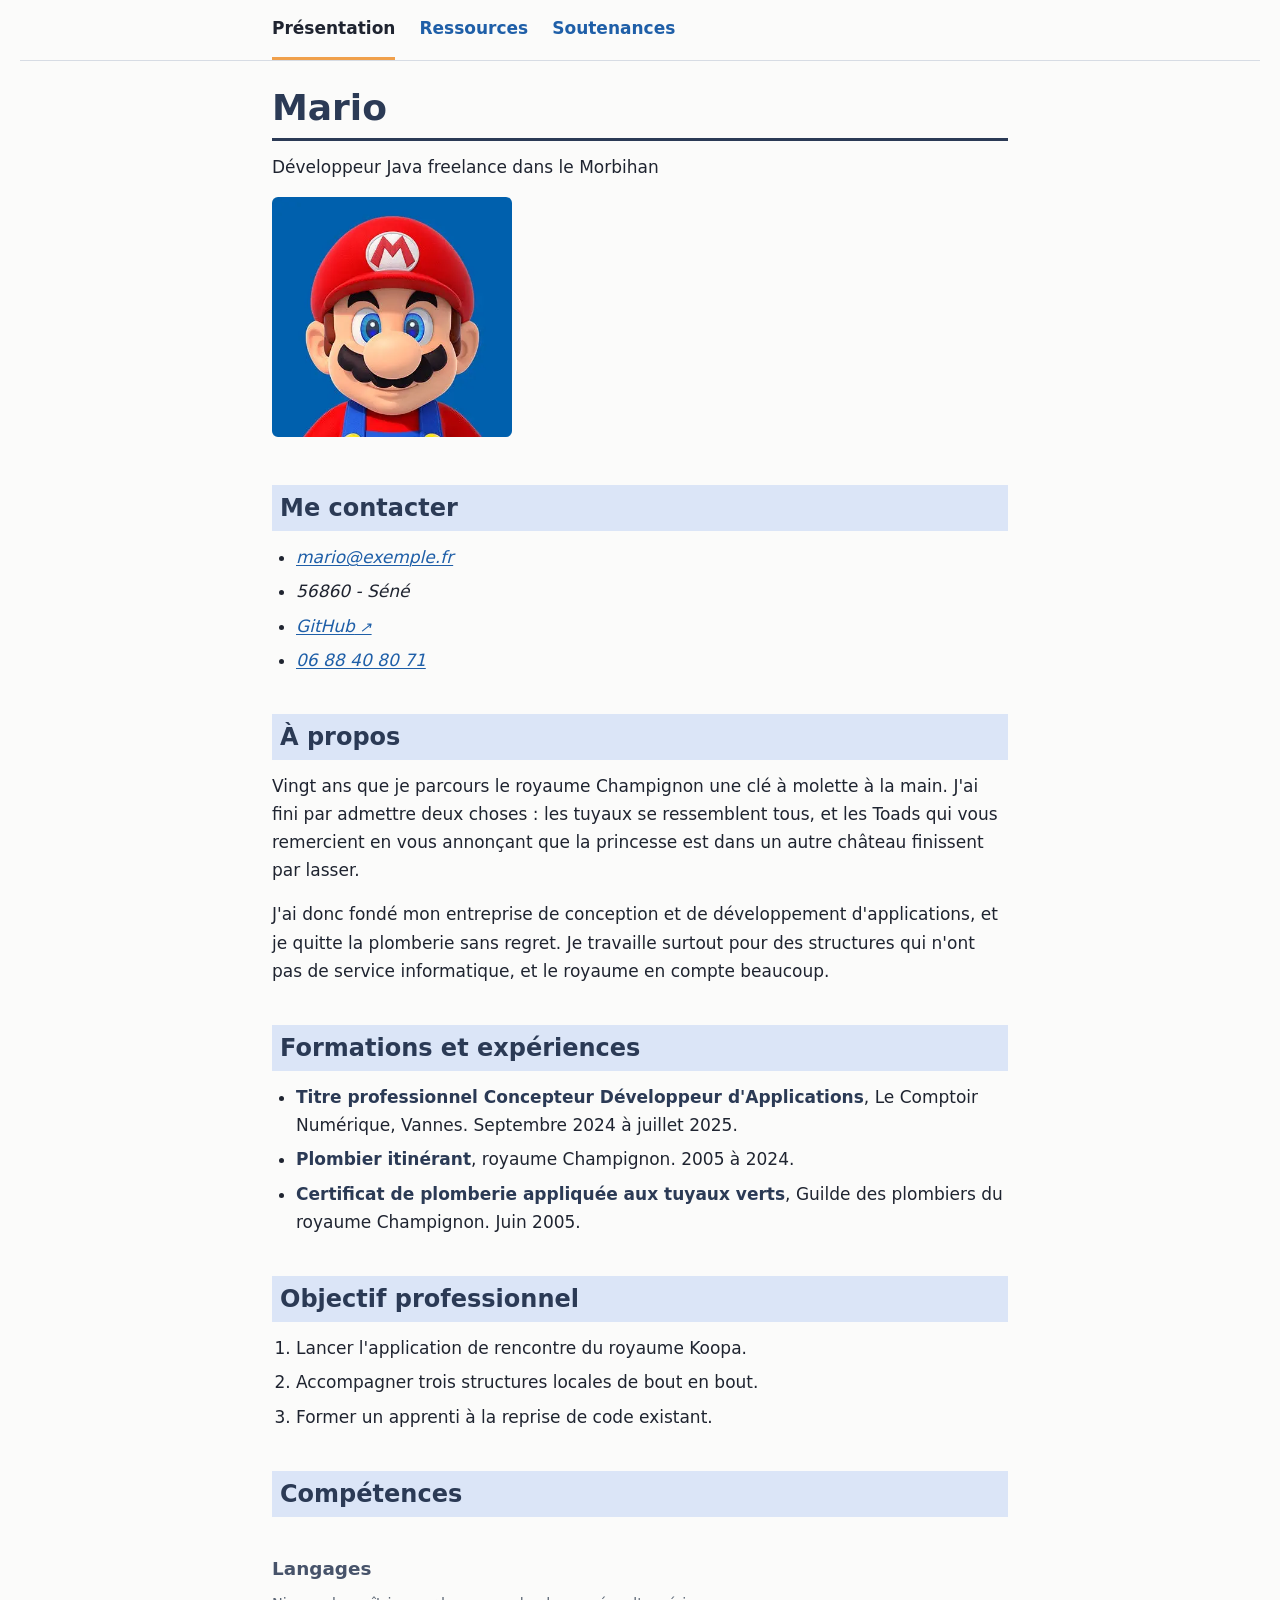
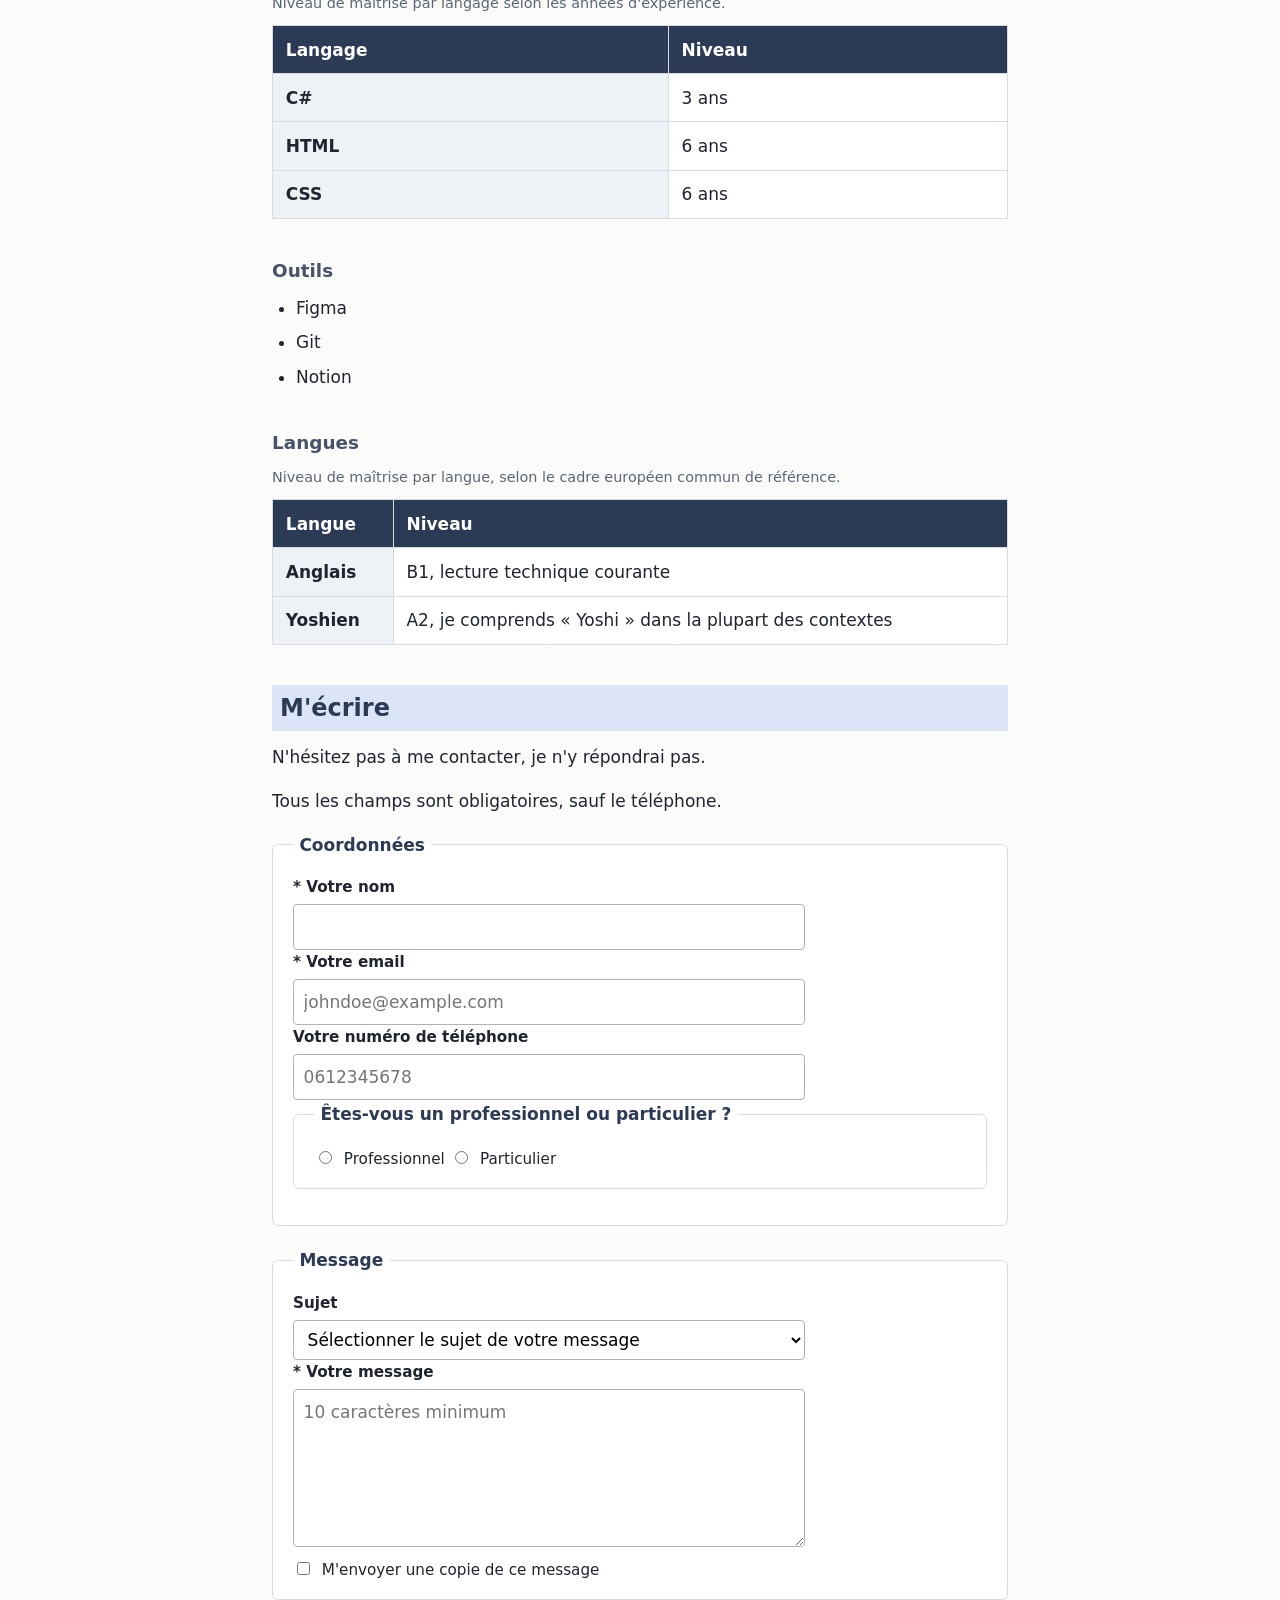
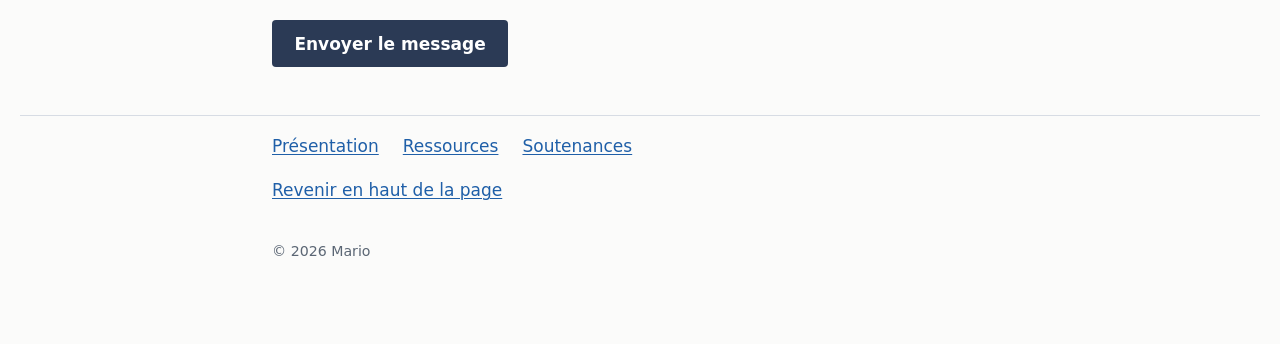
<file: index.html>
<!DOCTYPE html>
<!--
  Author : Mario
  Created At : 06/09/2026
-->

<html lang="fr">
  <head>
    <meta charset="UTF-8">
    <meta name="viewport" content="width=device-width, initial-scale=1.0">

    <title>Développeur Java freelance · Mario</title>
    <meta name="description" content="Mario, concepteur et développeur d'applications web spécialisé en Java. Freelance dans le Morbihan, il accompagne PME et particuliers dans leurs projets.">
    <link rel="icon" href="assets/favicon/favicon.svg" type="image/svg+xml">

    <link rel="stylesheet" href="css/base.css">
    <link rel="stylesheet" href="css/style.css">

    <link rel="canonical" href="https://aarnow.github.io/formation-html/">

    <meta name="twitter:card" content="summary_large_image">
    <meta property="og:title" content="Mario, développeur Java freelance">
    <meta property="og:type" content="profile">
    <meta property="og:url" content="https://aarnow.github.io/formation-html/">
    <meta property="og:image" content="https://aarnow.github.io/formation-html/assets/img/og-mario.png">
    <meta property="og:description" content="Concepteur et développeur d'applications web spécialisé en Java.">
  </head>
  <body id="haut">
    <header>
      <nav aria-label="Menu principal">
        <ul>
          <li><a href="index.html" aria-current="page">Présentation</a></li>
          <li><a href="ressources.html">Ressources</a></li>
          <li><a href="soutenances.html">Soutenances</a></li>
        </ul>
      </nav>
    </header>

    <main>
      <h1>Mario</h1>
      <p>Développeur Java freelance dans le Morbihan</p>
      <img src="assets/img/photo-profil.webp" alt="Mario vu de face et souriant" width="240" height="240">

      <section>
        <h2>Me contacter</h2>
        <address>
          <ul>
            <li><a href="mailto:mario@exemple.fr">mario@exemple.fr</a></li>
            <li>56860 - Séné</li>
            <li><a href="https://github.com/aarnow" target="_blank" rel="noopener noreferrer">GitHub</a></li>
            <li><a href="tel:+33688408071">06 88 40 80 71</a></li>
          </ul>
        </address>
      </section>

      <section>
        <h2>À propos</h2>
        <p>
          Vingt ans que je parcours le royaume Champignon une clé à molette à la
          main. J'ai fini par admettre deux choses : les tuyaux se ressemblent tous,
          et les Toads qui vous remercient en vous annonçant que la princesse est
          dans un autre château finissent par lasser.
        </p>
        <p>
          J'ai donc fondé mon entreprise de conception et de développement
          d'applications, et je quitte la plomberie sans regret. Je travaille surtout
          pour des structures qui n'ont pas de service informatique, et le royaume en
          compte beaucoup.
        </p>
      </section>

      <section>
        <h2>Formations et expériences</h2>
        <ul>
          <li><strong>Titre professionnel Concepteur Développeur d'Applications</strong>, Le Comptoir Numérique, Vannes. <time datetime="2024-09">Septembre 2024</time> à <time datetime="2025-07">juillet 2025</time>.</li>
          <li><strong>Plombier itinérant</strong>, royaume Champignon. <time datetime="2005">2005</time> à <time datetime="2024">2024</time>.</li>
          <li><strong>Certificat de plomberie appliquée aux tuyaux verts</strong>, Guilde des plombiers du royaume Champignon. <time datetime="2005-06">Juin 2005</time>.</li>
        </ul>
      </section>

      <section>
        <h2>Objectif professionnel</h2>
        <ol>
          <li>Lancer l'application de rencontre du royaume Koopa.</li>
          <li>Accompagner trois structures locales de bout en bout.</li>
          <li>Former un apprenti à la reprise de code existant.</li>
        </ol>
      </section>

      <section>
        <h2>Compétences</h2>

        <h3>Langages</h3>
        <table>
          <caption>
            Niveau de maîtrise par langage selon les années d'expérience.
          </caption>
          <thead>
            <tr>
              <th scope="col">Langage</th>
              <th scope="col">Niveau</th>
            </tr>
          </thead>
          <tbody>
            <tr>
              <th scope="row">C#</th>
              <td>3 ans</td>
            </tr>

            <tr>
              <th scope="row">HTML</th>
              <td>6 ans</td>
            </tr>

            <tr>
              <th scope="row">CSS</th>
              <td>6 ans</td>
            </tr>
          </tbody>
        </table>

        <h3>Outils</h3>
        <ul>
          <li>Figma</li>
          <li>Git</li>
          <li>Notion</li>
        </ul>

        <h3>Langues</h3>
        <table>
          <caption>
            Niveau de maîtrise par langue, selon le cadre européen commun de référence.
          </caption>
          <thead>
            <tr>
              <th scope="col">Langue</th>
              <th scope="col">Niveau</th>
            </tr>
          </thead>
          <tbody>
            <tr>
              <th scope="row">Anglais</th>
              <td>B1, lecture technique courante</td>
            </tr>
            <tr>
              <th scope="row">Yoshien</th>
              <td>A2, je comprends « Yoshi » dans la plupart des contextes</td>
            </tr>
          </tbody>
        </table>
      </section>

      <section>
        <h2>M'écrire</h2>
        <p>N'hésitez pas à me contacter, je n'y répondrai pas.</p>

        <form action="merci.html" method="get">
          <p>Tous les champs sont obligatoires, sauf le téléphone.</p>

          <fieldset>
            <legend>Coordonnées</legend>
            <div>
              <label for="nom">* Votre nom</label>
              <input type="text" name="nom" id="nom" autocomplete="name" required>
            </div>

            <div>
              <label for="email">* Votre email</label>
              <input type="email" name="email" id="email" autocomplete="email" placeholder="johndoe@example.com" required>
            </div>

            <div>
              <label for="tel">Votre numéro de téléphone</label>
              <input type="tel" name="tel" id="tel" placeholder="0612345678" autocomplete="tel">
            </div>

            <fieldset>
              <legend>Êtes-vous un professionnel ou particulier ?</legend>
              <input type="radio" name="categorie" id="categorie-pro" value="professionnel">
              <label for="categorie-pro">Professionnel</label>

              <input type="radio" name="categorie" id="categorie-particulier" value="particulier">
              <label for="categorie-particulier">Particulier</label>
            </fieldset>
          </fieldset>

          <fieldset>
            <legend>Message</legend>

            <div>
              <label for="sujet">Sujet</label>
              <select name="sujet" id="sujet" required>
                <option value="">Sélectionner le sujet de votre message</option>
                <option value="stage">Demande de stage</option>
                <option value="boulot">Offre d'emploi</option>
              </select>
            </div>

            <div>
              <label for="message">* Votre message</label>
              <textarea name="message" id="message" rows="5" minlength="10" placeholder="10 caractères minimum" required></textarea>
            </div>

             <div>
              <input type="checkbox" id="copie" name="copie" value="oui">
              <label for="copie">M'envoyer une copie de ce message</label>
            </div>
          </fieldset>

          <div>
            <button type="submit">Envoyer le message</button>
          </div>

        </form>
      </section>
    </main>

    <footer>
      <nav aria-label="Liens du site">
        <ul>
          <li><a href="index.html" aria-current="page">Présentation</a></li>
          <li><a href="ressources.html">Ressources</a></li>
          <li><a href="soutenances.html">Soutenances</a></li>
        </ul>
      </nav>

      <p><a href="#haut">Revenir en haut de la page</a></p>

      <p><small>© <time datetime="2026">2026</time> Mario</small></p>
    </footer>
  </body>
</html>
</file>
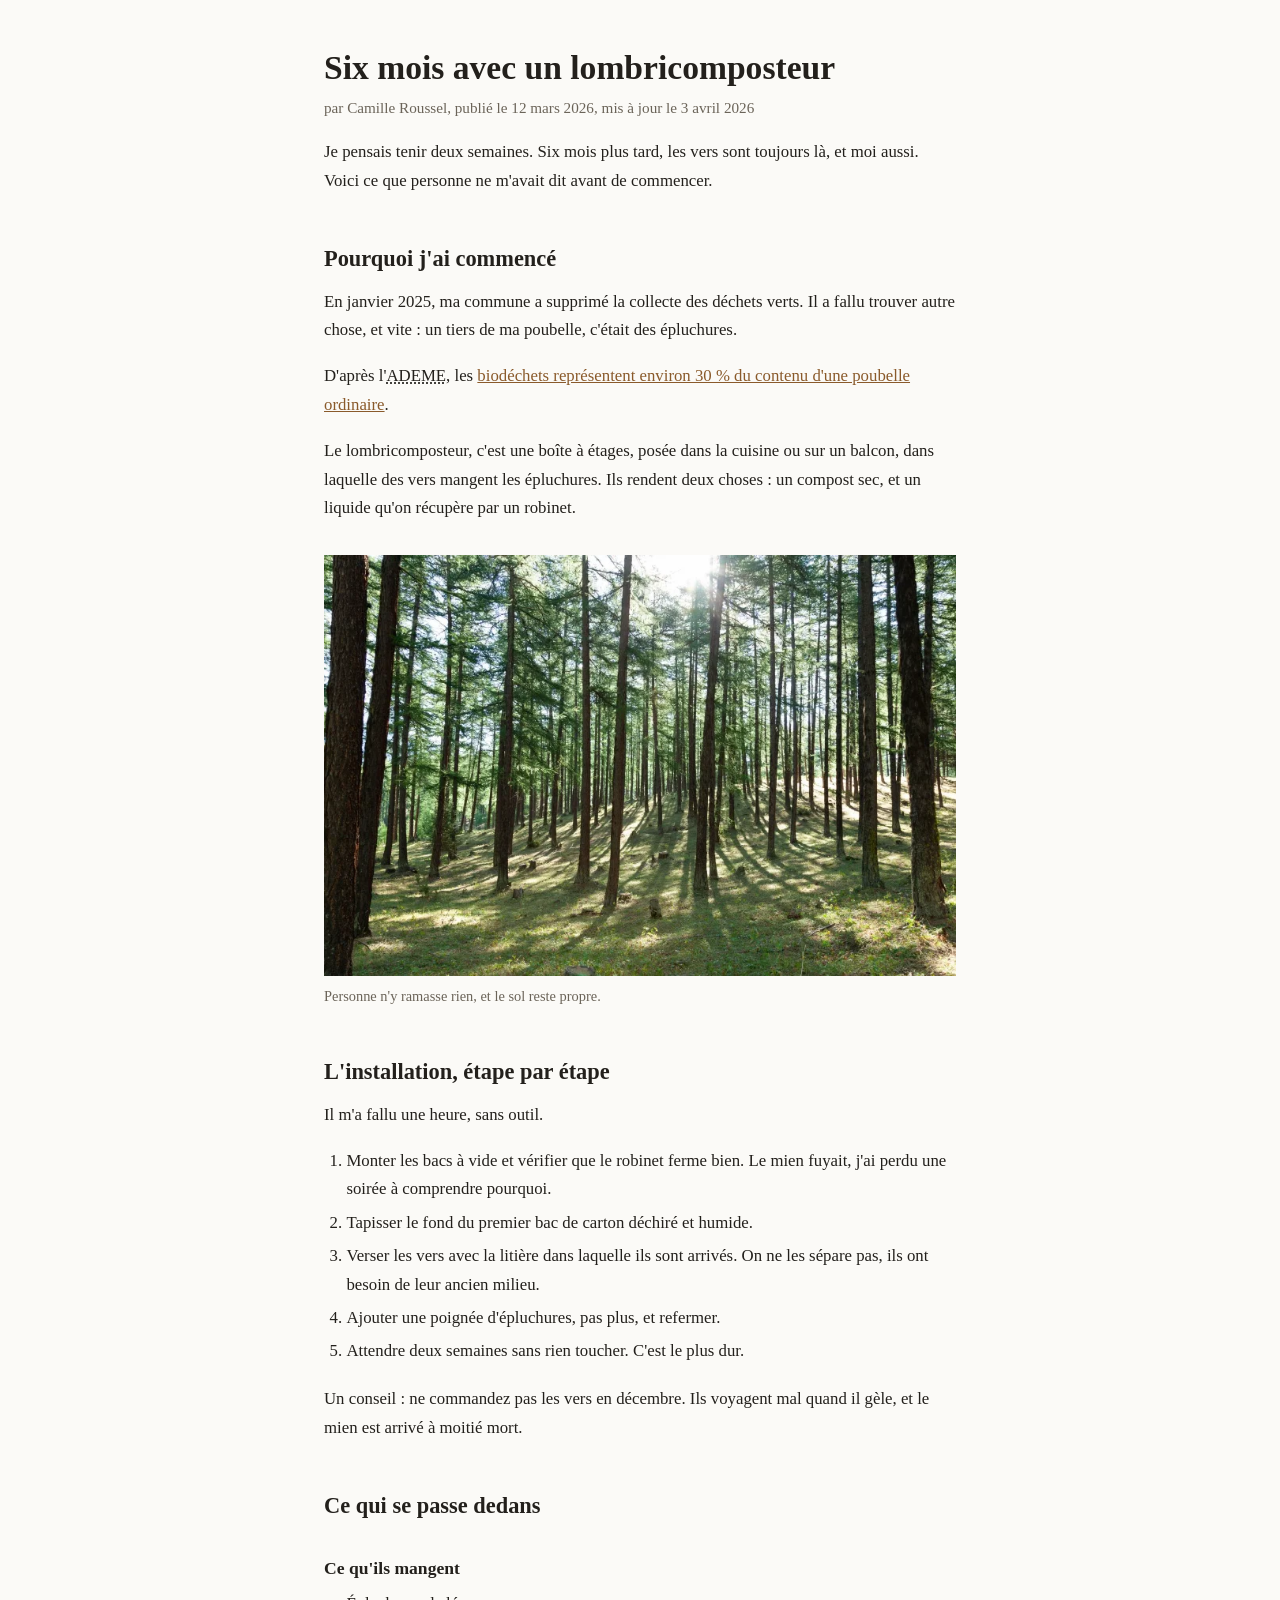
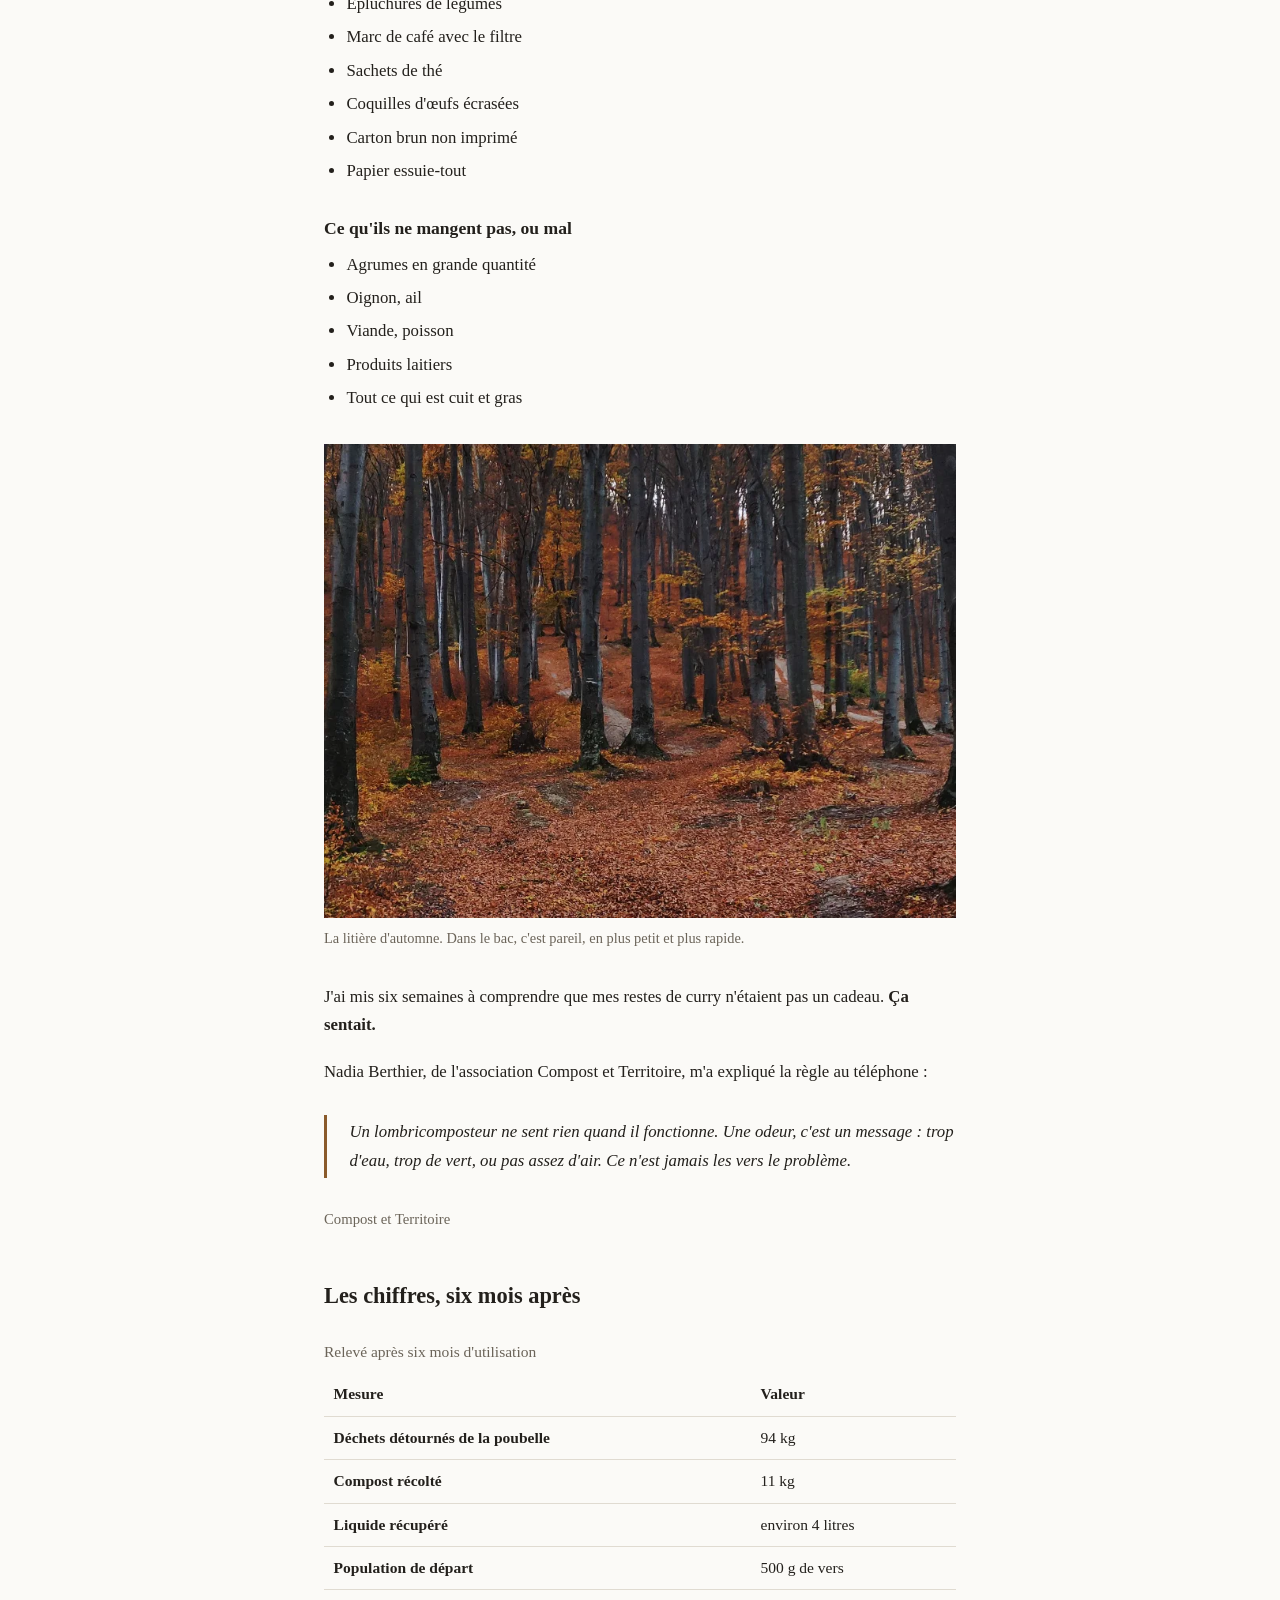
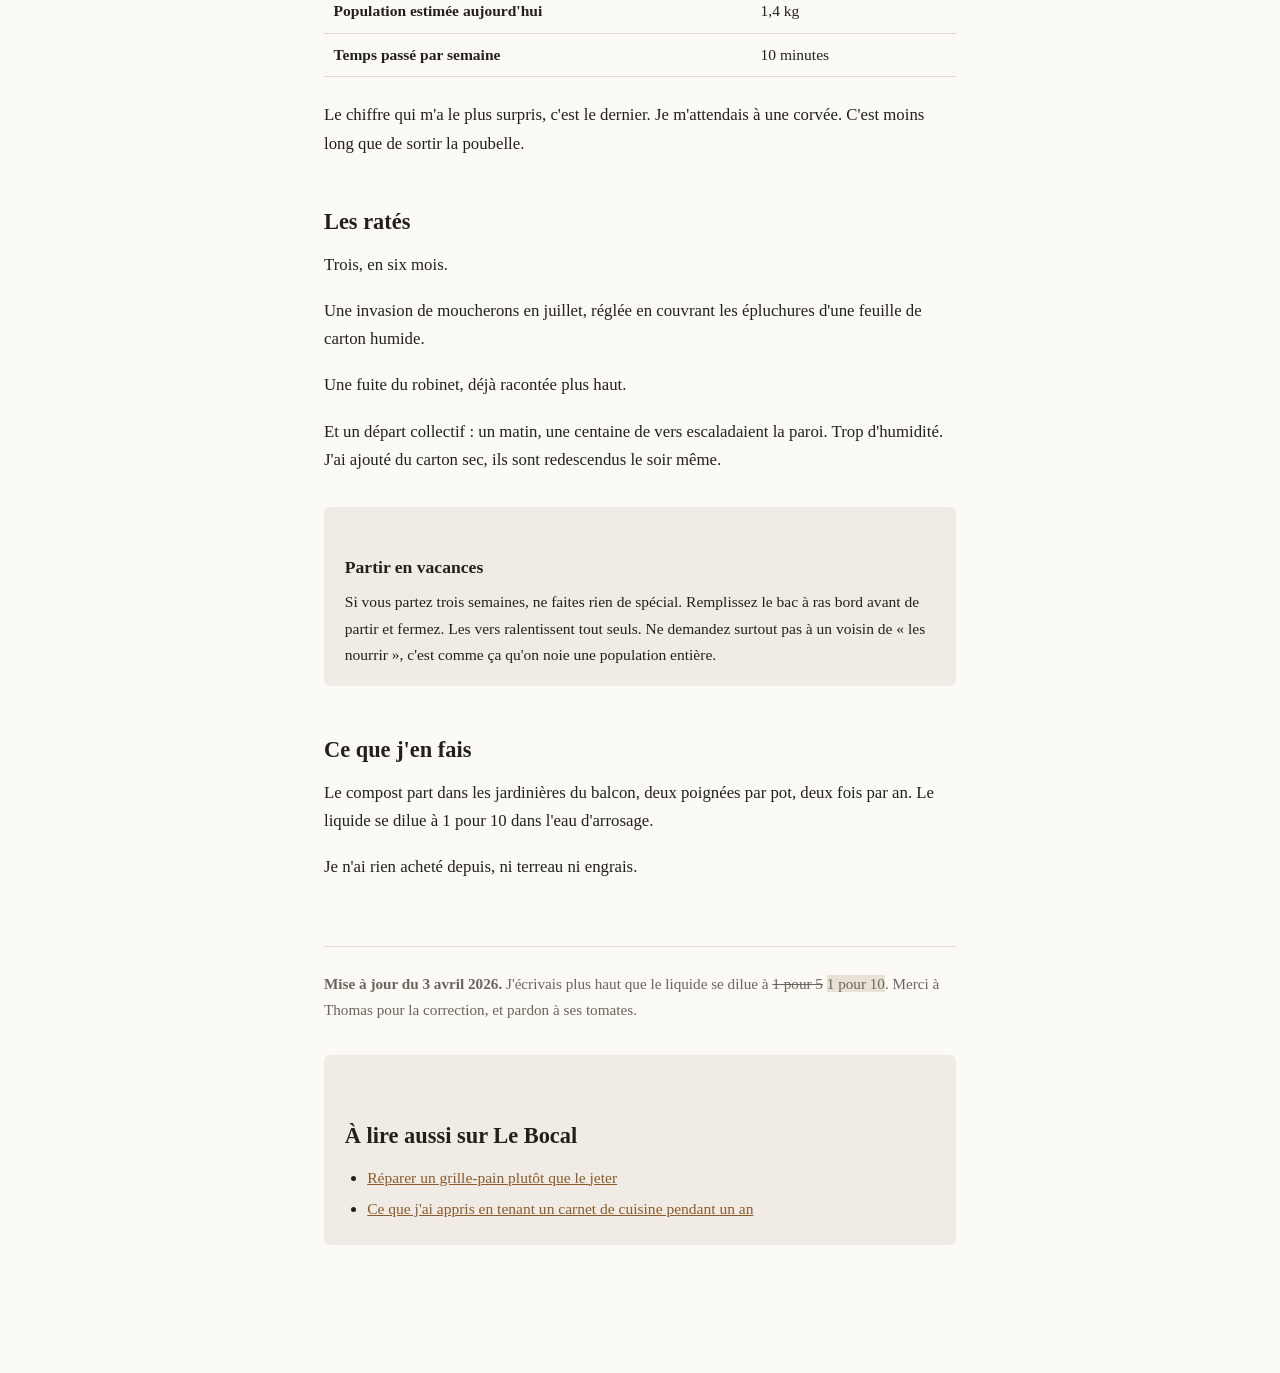
<file: exo/atelier-article/index.html>
<!DOCTYPE html>
<html lang="fr">

<head>
  <meta charset="UTF-8">
  <meta name="viewport" content="width=device-width, initial-scale=1.0">
  <title>Six mois avec un lombricomposteur | Le Bocal</title>
  <link rel="stylesheet" href="style.css">
</head>

<body>

  <article>

    <header>
      <h1>Six mois avec un lombricomposteur</h1>
      <p>
        par Camille Roussel, publié le
        <time datetime="2026-03-12">12 mars 2026</time>,
        mis à jour le <time datetime="2026-04-03">3 avril 2026</time>
      </p>
    </header>

    <p>
      Je pensais tenir deux semaines. Six mois plus tard, les vers sont
      toujours là, et moi aussi. Voici ce que personne ne m'avait dit avant
      de commencer.
    </p>

    <section>
      <h2>Pourquoi j'ai commencé</h2>

      <p>
        En <time datetime="2025-01">janvier 2025</time>, ma commune a
        supprimé la collecte des déchets verts. Il a fallu trouver autre
        chose, et vite : un tiers de ma poubelle, c'était des épluchures.
      </p>

      <p>
        D'après l'<abbr title="Agence de la transition écologique">ADEME</abbr>,
        les
        <a href="https://www.ademe.fr/particuliers-eco-citoyens/dechets/bien-jeter/composter-dechets/" target="_blank" rel="noopener">biodéchets
        représentent environ 30 % du contenu d'une poubelle ordinaire</a>.
      </p>

      <p>
        Le lombricomposteur, c'est une boîte à étages, posée dans la cuisine
        ou sur un balcon, dans laquelle des vers mangent les épluchures. Ils
        rendent deux choses : un compost sec, et un liquide qu'on récupère
        par un robinet.
      </p>

      <figure>
        <img src="img/foret-juillet.webp" width="800" height="533"
          alt="Une forêt de mélèzes en plein été, le soleil passant entre les troncs, le sol couvert d'herbe rase.">
        <figcaption>Personne n'y ramasse rien, et le sol reste propre.</figcaption>
      </figure>
    </section>

    <section>
      <h2>L'installation, étape par étape</h2>

      <p>Il m'a fallu une heure, sans outil.</p>

      <ol>
        <li>
          Monter les bacs à vide et vérifier que le robinet ferme bien. Le
          mien fuyait, j'ai perdu une soirée à comprendre pourquoi.
        </li>
        <li>Tapisser le fond du premier bac de carton déchiré et humide.</li>
        <li>
          Verser les vers avec la litière dans laquelle ils sont arrivés. On
          ne les sépare pas, ils ont besoin de leur ancien milieu.
        </li>
        <li>Ajouter une poignée d'épluchures, pas plus, et refermer.</li>
        <li>Attendre deux semaines sans rien toucher. C'est le plus dur.</li>
      </ol>

      <p>
        Un conseil : ne commandez pas les vers en décembre. Ils voyagent mal
        quand il gèle, et le mien est arrivé à moitié mort.
      </p>
    </section>

    <section>
      <h2>Ce qui se passe dedans</h2>

      <h3>Ce qu'ils mangent</h3>
      <ul>
        <li>Épluchures de légumes</li>
        <li>Marc de café avec le filtre</li>
        <li>Sachets de thé</li>
        <li>Coquilles d'œufs écrasées</li>
        <li>Carton brun non imprimé</li>
        <li>Papier essuie-tout</li>
      </ul>

      <h3>Ce qu'ils ne mangent pas, ou mal</h3>
      <ul>
        <li>Agrumes en grande quantité</li>
        <li>Oignon, ail</li>
        <li>Viande, poisson</li>
        <li>Produits laitiers</li>
        <li>Tout ce qui est cuit et gras</li>
      </ul>

      <figure>
        <img src="img/foret-novembre.webp" width="800" height="600"
          alt="Une hêtraie en novembre, les troncs gris et le sol entièrement recouvert de feuilles orange.">
        <figcaption>La litière d'automne. Dans le bac, c'est pareil, en plus petit et plus rapide.</figcaption>
      </figure>

      <p>
        J'ai mis six semaines à comprendre que mes restes de curry n'étaient
        pas un cadeau. <strong>Ça sentait.</strong>
      </p>

      <p>
        Nadia Berthier, de l'association Compost et Territoire, m'a expliqué
        la règle au téléphone :
      </p>

      <blockquote>
        <p>
          Un lombricomposteur ne sent rien quand il fonctionne. Une odeur,
          c'est un message : trop d'eau, trop de vert, ou pas assez d'air. Ce
          n'est jamais les vers le problème.
        </p>
      </blockquote>
      <p><cite>Compost et Territoire</cite></p>
    </section>

    <section>
      <h2>Les chiffres, six mois après</h2>

      <table>
        <caption>Relevé après six mois d'utilisation</caption>
        <thead>
          <tr>
            <th scope="col">Mesure</th>
            <th scope="col">Valeur</th>
          </tr>
        </thead>
        <tbody>
          <tr>
            <th scope="row">Déchets détournés de la poubelle</th>
            <td>94 kg</td>
          </tr>
          <tr>
            <th scope="row">Compost récolté</th>
            <td>11 kg</td>
          </tr>
          <tr>
            <th scope="row">Liquide récupéré</th>
            <td>environ 4 litres</td>
          </tr>
          <tr>
            <th scope="row">Population de départ</th>
            <td>500 g de vers</td>
          </tr>
          <tr>
            <th scope="row">Population estimée aujourd'hui</th>
            <td>1,4 kg</td>
          </tr>
          <tr>
            <th scope="row">Temps passé par semaine</th>
            <td>10 minutes</td>
          </tr>
        </tbody>
      </table>

      <p>
        Le chiffre qui m'a le plus surpris, c'est le dernier. Je m'attendais
        à une corvée. C'est moins long que de sortir la poubelle.
      </p>
    </section>

    <section>
      <h2>Les ratés</h2>

      <p>Trois, en six mois.</p>

      <p>
        Une invasion de moucherons en juillet, réglée en couvrant les
        épluchures d'une feuille de carton humide.
      </p>

      <p>Une fuite du robinet, déjà racontée plus haut.</p>

      <p>
        Et un départ collectif : un matin, une centaine de vers escaladaient
        la paroi. Trop d'humidité. J'ai ajouté du carton sec, ils sont
        redescendus le soir même.
      </p>

      <aside>
        <h3>Partir en vacances</h3>
        <p>
          Si vous partez trois semaines, ne faites rien de spécial.
          Remplissez le bac à ras bord avant de partir et fermez. Les vers
          ralentissent tout seuls. Ne demandez surtout pas à un voisin de
          « les nourrir », c'est comme ça qu'on noie une population entière.
        </p>
      </aside>
    </section>

    <section>
      <h2>Ce que j'en fais</h2>

      <p>
        Le compost part dans les jardinières du balcon, deux poignées par
        pot, deux fois par an. Le liquide se dilue à 1 pour 10 dans l'eau
        d'arrosage.
      </p>

      <p>Je n'ai rien acheté depuis, ni terreau ni engrais.</p>
    </section>

    <footer>
      <p>
        <strong>Mise à jour du <time datetime="2026-04-03">3 avril 2026</time>.</strong>
        J'écrivais plus haut que le liquide se dilue à <del>1 pour 5</del>
        <ins>1 pour 10</ins>. Merci à Thomas pour la correction, et pardon à
        ses tomates.
      </p>
    </footer>

  </article>

  <aside>
    <h2>À lire aussi sur Le Bocal</h2>
    <ul>
      <li><a href="grille-pain.html">Réparer un grille-pain plutôt que le jeter</a></li>
      <li><a href="carnet-cuisine.html">Ce que j'ai appris en tenant un carnet de cuisine pendant un an</a></li>
    </ul>
  </aside>

</body>

</html>
</file>
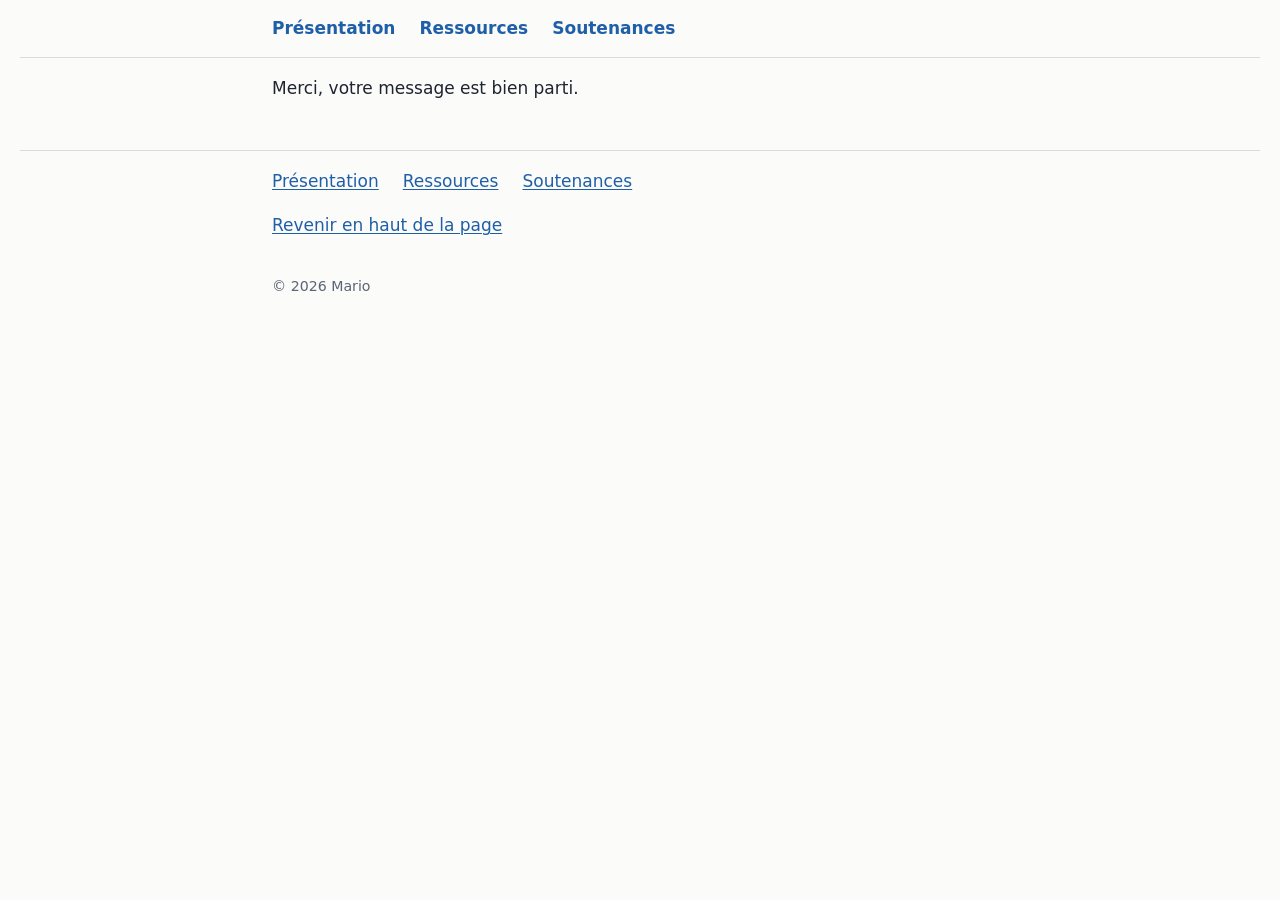
<file: merci.html>
<!DOCTYPE html>
<!--
  Author : Mario
  Created At : 06/09/2026
-->

<html lang="fr">
  <head>
    <meta charset="UTF-8">
    <meta name="viewport" content="width=device-width, initial-scale=1.0">

    <title>Message envoyé · Mario</title>
    <meta name="description" content="Votre message a bien été envoyé à Mario. Cette page confirme la réception du formulaire de contact et vous invite à poursuivre la visite du site.">
    <link rel="icon" href="assets/favicon/favicon.svg" type="image/svg+xml">

    <link rel="stylesheet" href="css/base.css">
    <link rel="stylesheet" href="css/style.css">

    <meta name="robots" content="noindex">
  </head>
  <body id="haut">
    <header>
      <nav aria-label="Menu principal">
        <ul>
          <li><a href="index.html">Présentation</a></li>
          <li><a href="ressources.html">Ressources</a></li>
          <li><a href="soutenances.html">Soutenances</a></li>
        </ul>
      </nav>
    </header>

    <main>
      <p>Merci, votre message est bien parti.</p>
      <ul id="recap"></ul>
    </main>

    <footer>
      <nav aria-label="Liens du site">
        <ul>
          <li><a href="index.html">Présentation</a></li>
          <li><a href="ressources.html">Ressources</a></li>
          <li><a href="soutenances.html">Soutenances</a></li>
        </ul>
      </nav>

      <p><a href="#haut">Revenir en haut de la page</a></p>

      <p><small>© <time datetime="2026">2026</time> Mario</small></p>
    </footer>

    <script>
      const recap = document.getElementById('recap');

      for (const [cle, valeur] of new URLSearchParams(window.location.search)) {
        const item = document.createElement('li');
        item.textContent = cle + ' : ' + valeur;
        recap.append(item);
      }
    </script>
  </body>
</html>
</file>
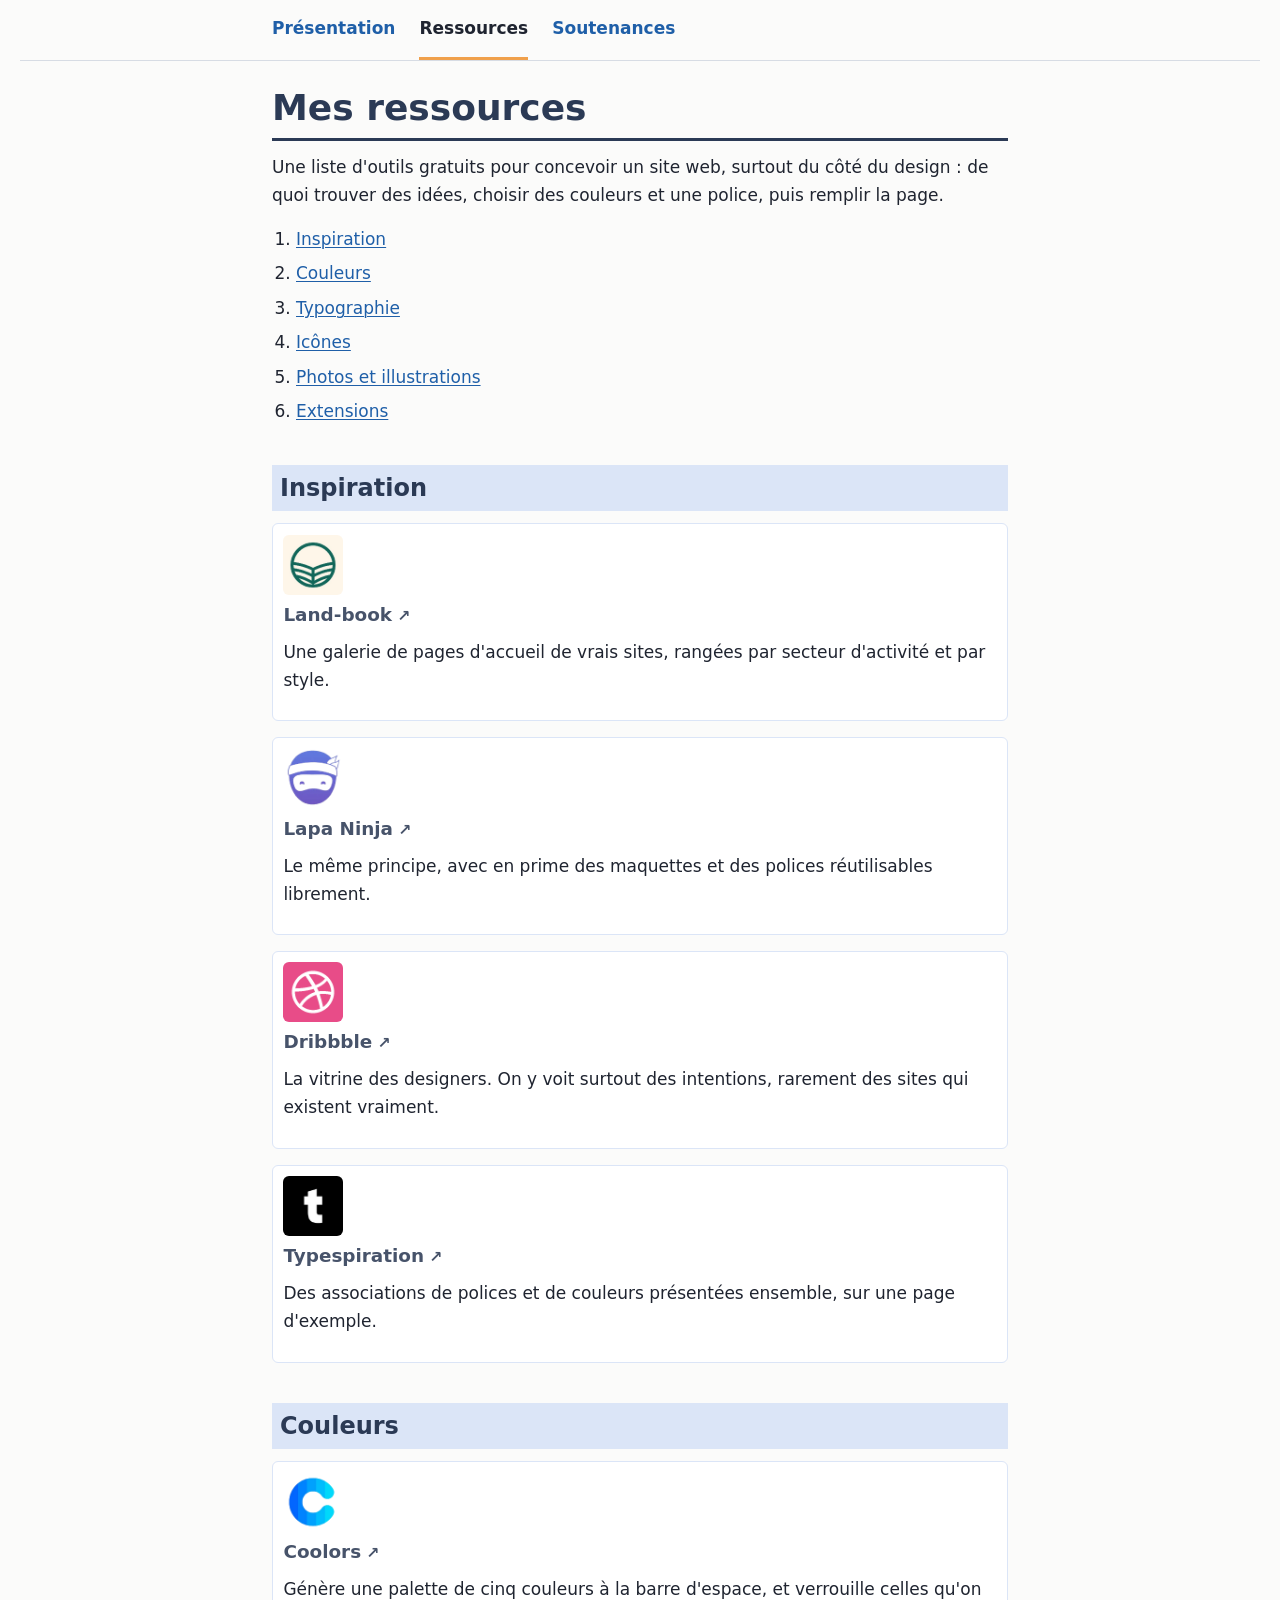
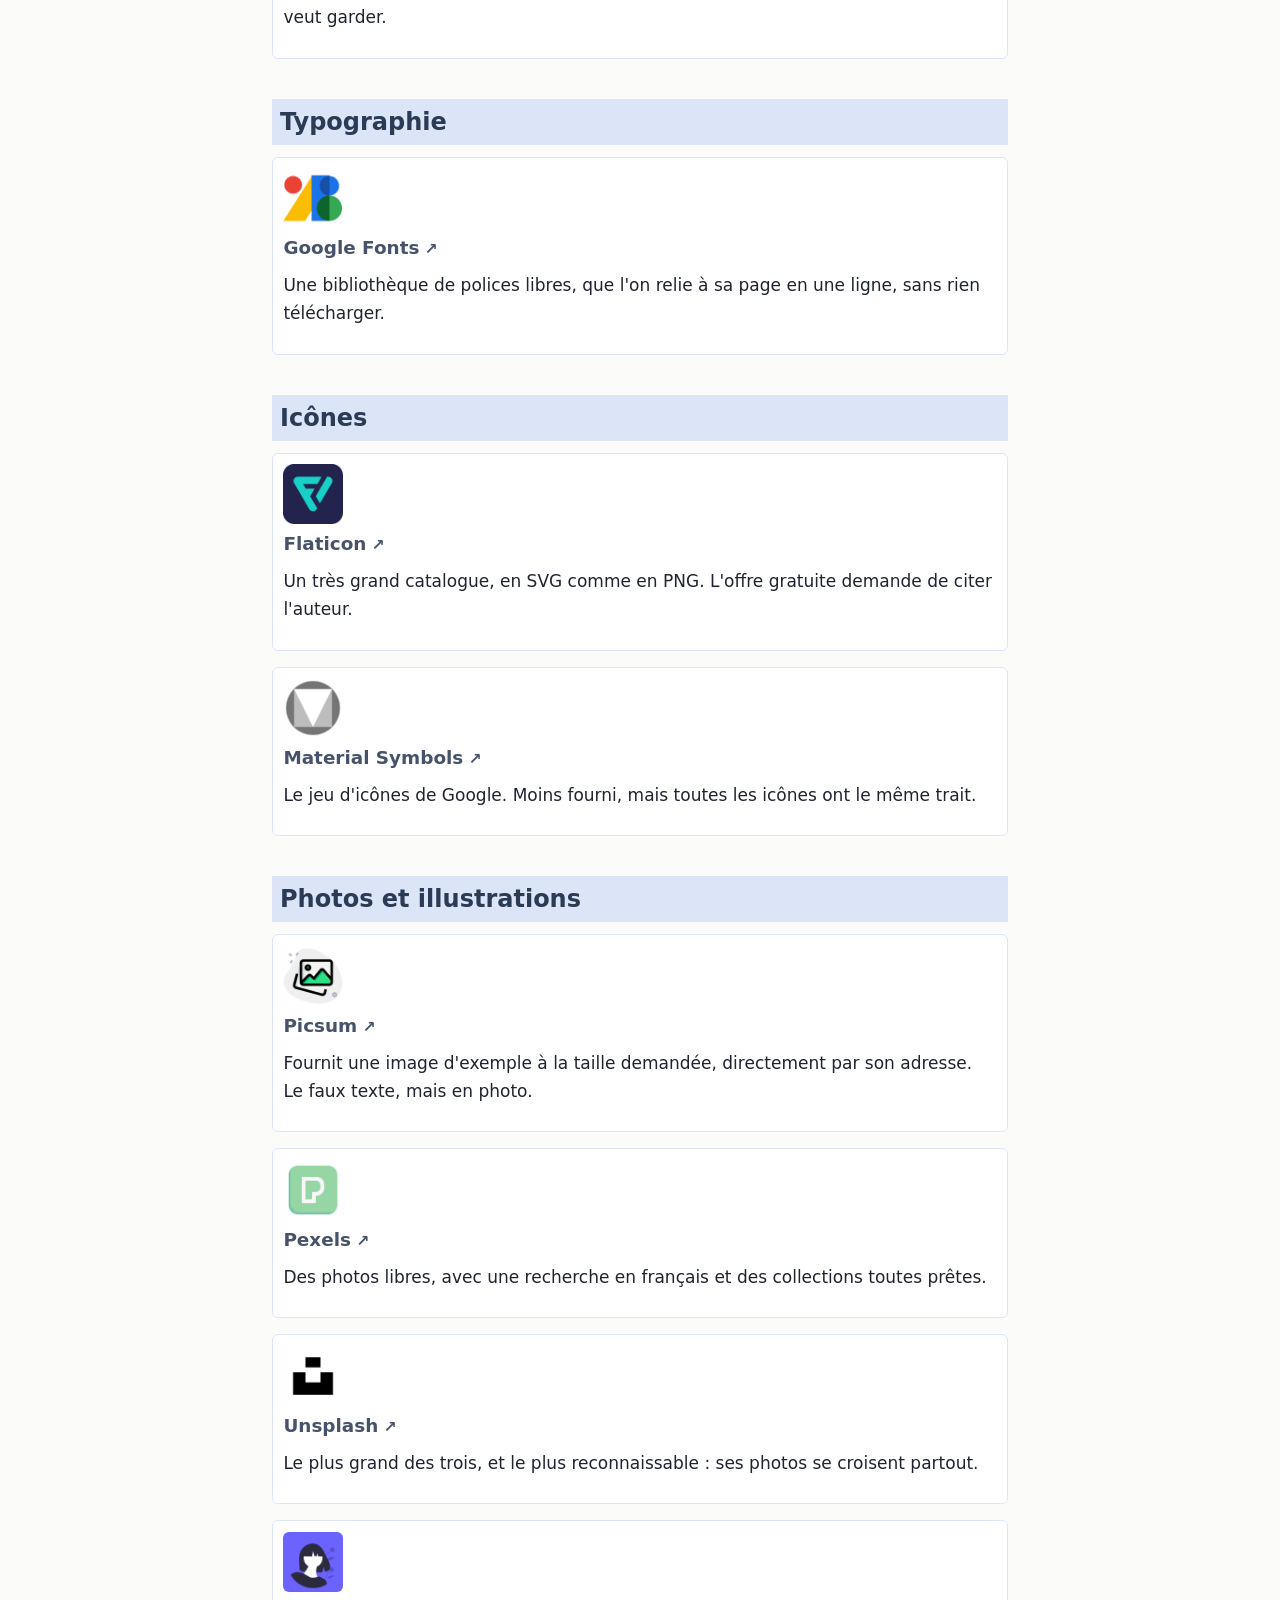
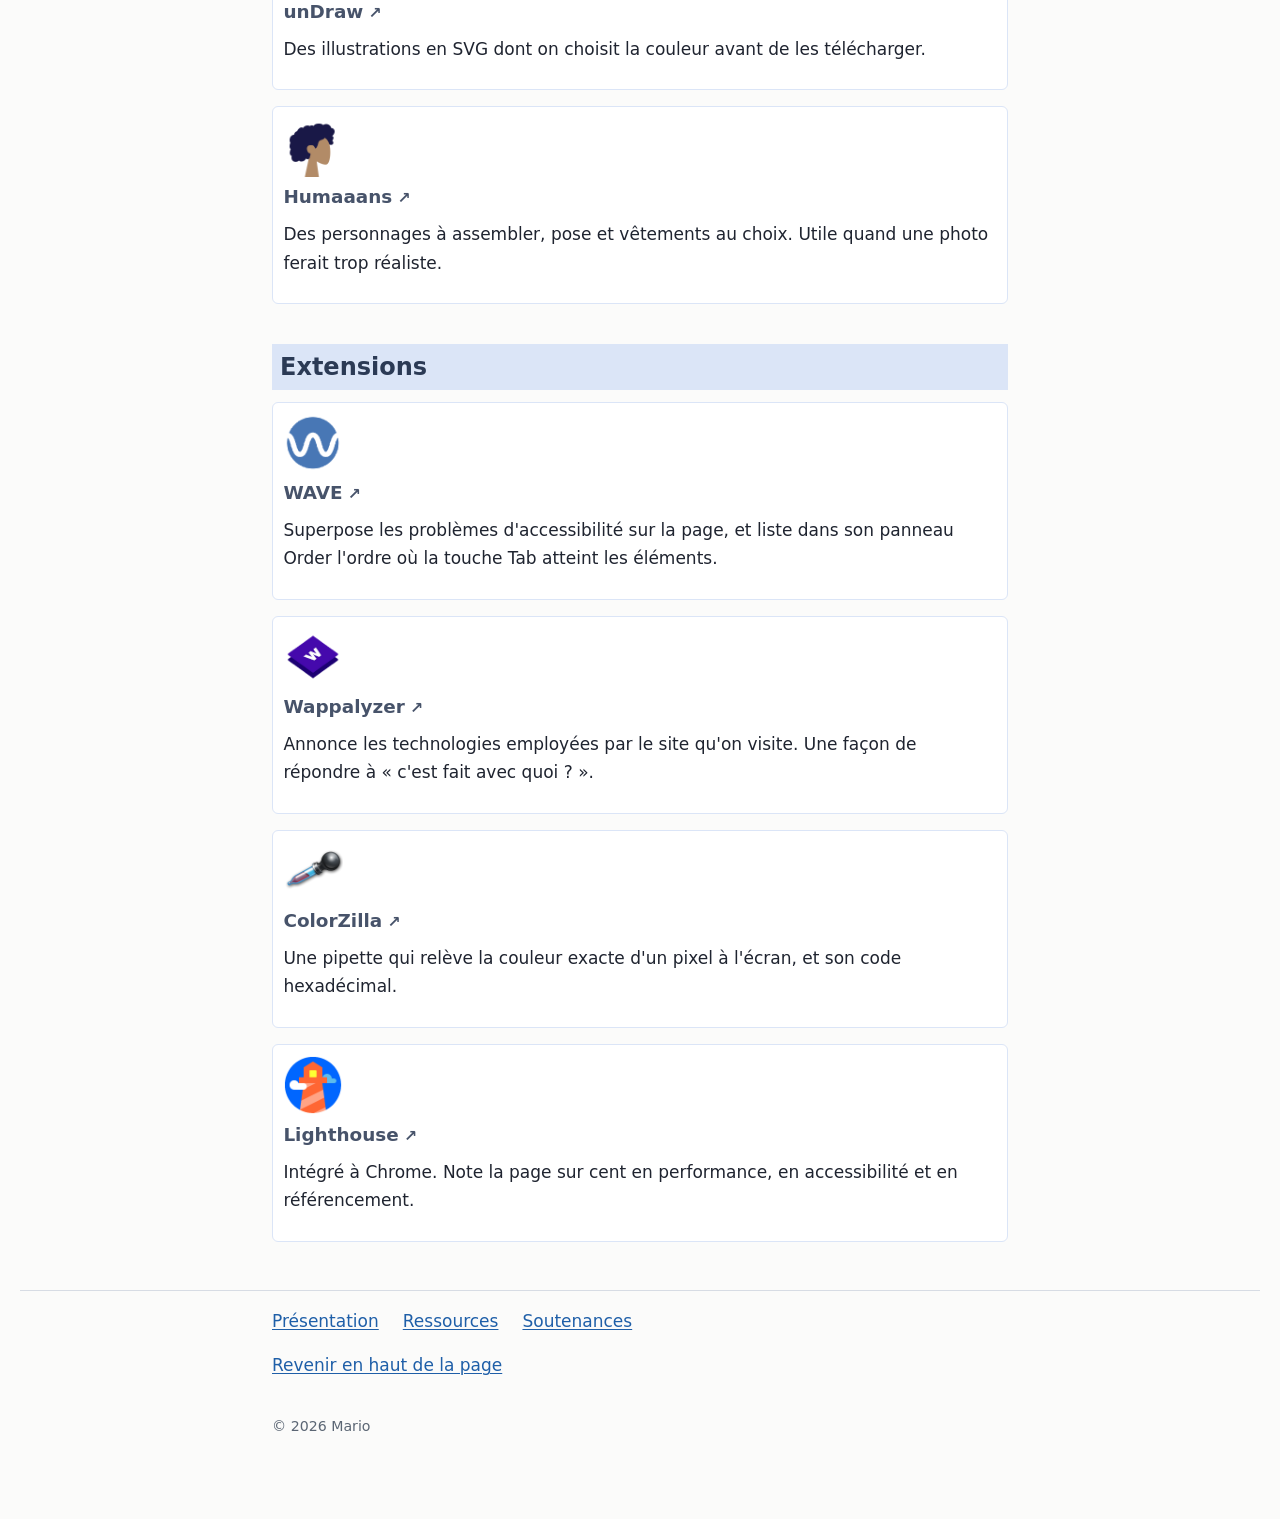
<file: ressources.html>
<!DOCTYPE html>
<!--
  Author : Mario
  Created At : 06/09/2026
-->

<html lang="fr">
  <head>
    <meta charset="UTF-8">
    <meta name="viewport" content="width=device-width, initial-scale=1.0">

    <title>Mes ressources · Mario</title>
    <meta name="description" content="Une sélection de ressources pour apprendre le développement web : la documentation, les tutoriels et les outils que Mario utilise et recommande au quotidien.">
    <link rel="icon" href="assets/favicon/favicon.svg" type="image/svg+xml">

    <link rel="stylesheet" href="css/base.css">
    <link rel="stylesheet" href="css/style.css">

    <link rel="canonical" href="https://aarnow.github.io/formation-html/ressources.html">
  </head>
  <body id="haut">
    <header>
      <nav aria-label="Menu principal">
        <ul>
          <li><a href="index.html">Présentation</a></li>
          <li><a href="ressources.html" aria-current="page">Ressources</a></li>
          <li><a href="soutenances.html">Soutenances</a></li>
        </ul>
      </nav>
    </header>

    <main>
      <h1>Mes ressources</h1>
      <p>
        Une liste d'outils gratuits pour concevoir un site web, surtout du côté
        du design : de quoi trouver des idées, choisir des couleurs et une
        police, puis remplir la page.
      </p>

      <nav aria-label="Sommaire de la page">
        <ol>
          <li><a href="#inspiration">Inspiration</a></li>
          <li><a href="#couleurs">Couleurs</a></li>
          <li><a href="#typographie">Typographie</a></li>
          <li><a href="#icones">Icônes</a></li>
          <li><a href="#photos">Photos et illustrations</a></li>
          <li><a href="#extensions">Extensions</a></li>
        </ol>
      </nav>

      <section id="inspiration">
        <h2>Inspiration</h2>

        <a href="https://land-book.com/" target="_blank" rel="noopener noreferrer">
          <article>
            <img src="assets/img/logos/landbook.png" alt="" width="256" height="256">
            <h3>Land-book</h3>
            <p>
              Une galerie de pages d'accueil de vrais sites, rangées par secteur
              d'activité et par style.
            </p>
          </article>
        </a>

        <a href="https://www.lapa.ninja/" target="_blank" rel="noopener noreferrer">
          <article>
            <img src="assets/img/logos/lapaninja.png" alt="" width="256" height="256">
            <h3>Lapa Ninja</h3>
            <p>
              Le même principe, avec en prime des maquettes et des polices
              réutilisables librement.
            </p>
          </article>
        </a>

        <a href="https://dribbble.com/" target="_blank" rel="noopener noreferrer">
          <article>
            <img src="assets/img/logos/dribbble.png" alt="" width="256" height="256">
            <h3>Dribbble</h3>
            <p>
              La vitrine des designers. On y voit surtout des intentions, rarement
              des sites qui existent vraiment.
            </p>
          </article>
        </a>

        <a href="https://typespiration.com/" target="_blank" rel="noopener noreferrer">
          <article>
            <img src="assets/img/logos/typespiration.png" alt="" width="256" height="256">
            <h3>Typespiration</h3>
            <p>
              Des associations de polices et de couleurs présentées ensemble, sur
              une page d'exemple.
            </p>
          </article>
        </a>
      </section>

      <section id="couleurs">
        <h2>Couleurs</h2>

        <a href="https://coolors.co/" target="_blank" rel="noopener noreferrer">
          <article>
            <img src="assets/img/logos/coolors.png" alt="" width="256" height="256">
            <h3>Coolors</h3>
            <p>
              Génère une palette de cinq couleurs à la barre d'espace, et
              verrouille celles qu'on veut garder.
            </p>
          </article>
        </a>
      </section>

      <section id="typographie">
        <h2>Typographie</h2>

        <a href="https://fonts.google.com/" target="_blank" rel="noopener noreferrer">
          <article>
            <img src="assets/img/logos/google-fonts.png" alt="" width="256" height="256">
            <h3>Google Fonts</h3>
            <p>
              Une bibliothèque de polices libres, que l'on relie à sa page en une
              ligne, sans rien télécharger.
            </p>
          </article>
        </a>
      </section>

      <section id="icones">
        <h2>Icônes</h2>

        <a href="https://www.flaticon.com/" target="_blank" rel="noopener noreferrer">
          <article>
            <img src="assets/img/logos/flaticon.png" alt="" width="256" height="256">
            <h3>Flaticon</h3>
            <p>
              Un très grand catalogue, en SVG comme en PNG. L'offre gratuite
              demande de citer l'auteur.
            </p>
          </article>
        </a>

        <a href="https://fonts.google.com/icons" target="_blank" rel="noopener noreferrer">
          <article>
            <img src="assets/img/logos/material-design-google.png" alt="" width="256" height="256">
            <h3>Material Symbols</h3>
            <p>
              Le jeu d'icônes de Google. Moins fourni, mais toutes les icônes ont
              le même trait.
            </p>
          </article>
        </a>
      </section>

      <section id="photos">
        <h2>Photos et illustrations</h2>

        <a href="https://picsum.photos/" target="_blank" rel="noopener noreferrer">
          <article>
            <img src="assets/img/logos/lorem-picsum.png" alt="" width="256" height="256">
            <h3>Picsum</h3>
            <p>
              Fournit une image d'exemple à la taille demandée, directement par
              son adresse. Le faux texte, mais en photo.
            </p>
          </article>
        </a>

        <a href="https://www.pexels.com/fr-fr/" target="_blank" rel="noopener noreferrer">
          <article>
            <img src="assets/img/logos/pexels.png" alt="" width="256" height="256">
            <h3>Pexels</h3>
            <p>
              Des photos libres, avec une recherche en français et des collections
              toutes prêtes.
            </p>
          </article>
        </a>

        <a href="https://unsplash.com/fr" target="_blank" rel="noopener noreferrer">
          <article>
            <img src="assets/img/logos/unsplash.png" alt="" width="256" height="256">
            <h3>Unsplash</h3>
            <p>
              Le plus grand des trois, et le plus reconnaissable : ses photos se
              croisent partout.
            </p>
          </article>
        </a>

        <a href="https://undraw.co/illustrations" target="_blank" rel="noopener noreferrer">
          <article>
            <img src="assets/img/logos/undraw.png" alt="" width="256" height="256">
            <h3>unDraw</h3>
            <p>
              Des illustrations en SVG dont on choisit la couleur avant de les
              télécharger.
            </p>
          </article>
        </a>

        <a href="https://www.humaaans.com/" target="_blank" rel="noopener noreferrer">
          <article>
            <img src="assets/img/logos/humaaans.png" alt="" width="256" height="256">
            <h3>Humaaans</h3>
            <p>
              Des personnages à assembler, pose et vêtements au choix. Utile quand
              une photo ferait trop réaliste.
            </p>
          </article>
        </a>
      </section>

      <section id="extensions">
        <h2>Extensions</h2>

        <a href="https://wave.webaim.org/extension/" target="_blank" rel="noopener noreferrer">
          <article>
            <img src="assets/img/logos/wave.png" alt="" width="256" height="256">
            <h3>WAVE</h3>
            <p>
              Superpose les problèmes d'accessibilité sur la page, et liste dans
              son panneau Order l'ordre où la touche Tab atteint les éléments.
            </p>
          </article>
        </a>

        <a href="https://www.wappalyzer.com/" target="_blank" rel="noopener noreferrer">
          <article>
            <img src="assets/img/logos/wappalyzer.png" alt="" width="256" height="256">
            <h3>Wappalyzer</h3>
            <p>
              Annonce les technologies employées par le site qu'on visite. Une
              façon de répondre à « c'est fait avec quoi ? ».
            </p>
          </article>
        </a>

        <a href="https://www.colorzilla.com/" target="_blank" rel="noopener noreferrer">
          <article>
            <img src="assets/img/logos/colorzilla.png" alt="" width="256" height="256">
            <h3>ColorZilla</h3>
            <p>
              Une pipette qui relève la couleur exacte d'un pixel à l'écran, et
              son code hexadécimal.
            </p>
          </article>
        </a>

        <a href="https://developer.chrome.com/docs/lighthouse/overview" target="_blank" rel="noopener noreferrer">
          <article>
            <img src="assets/img/logos/lighthouse.png" alt="" width="256" height="256">
            <h3>Lighthouse</h3>
            <p>
              Intégré à Chrome. Note la page sur cent en performance, en
              accessibilité et en référencement.
            </p>
          </article>
        </a>
      </section>
    </main>

    <footer>
      <nav aria-label="Liens du site">
        <ul>
          <li><a href="index.html">Présentation</a></li>
          <li><a href="ressources.html" aria-current="page">Ressources</a></li>
          <li><a href="soutenances.html">Soutenances</a></li>
        </ul>
      </nav>

      <p><a href="#haut">Revenir en haut de la page</a></p>

      <p><small>© <time datetime="2026">2026</time> Mario</small></p>
    </footer>
  </body>
</html>
</file>
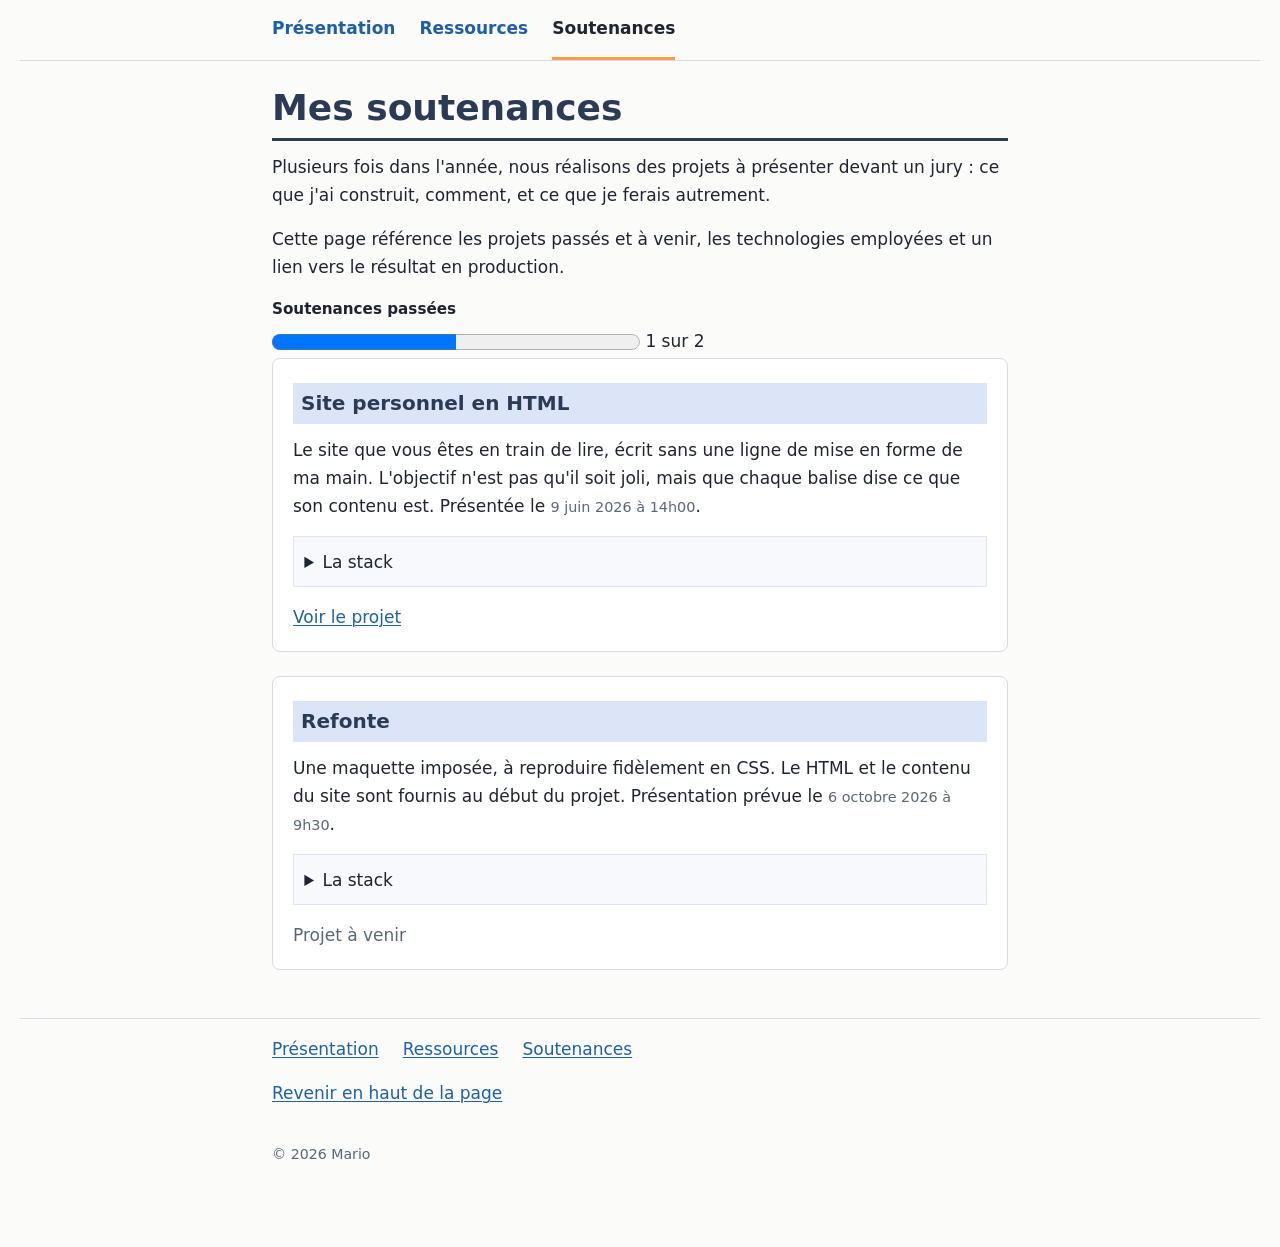
<file: soutenances.html>
<!DOCTYPE html>
<!--
  Author : Mario
  Created At : 06/09/2026
-->

<html lang="fr">
  <head>
    <meta charset="UTF-8">
    <meta name="viewport" content="width=device-width, initial-scale=1.0">

    <title>Mes soutenances · Mario</title>
    <meta name="description" content="Les soutenances de mon année de formation : ce que je réalise à chacune, les technologies employées, et mon avancement.">
    <link rel="icon" href="assets/favicon/favicon.svg" type="image/svg+xml">

    <link rel="stylesheet" href="css/base.css">
    <link rel="stylesheet" href="css/style.css">

    <link rel="canonical" href="https://aarnow.github.io/formation-html/soutenances.html">
  </head>
  <body id="haut">
    <header>
      <nav aria-label="Menu principal">
        <ul>
          <li><a href="index.html">Présentation</a></li>
          <li><a href="ressources.html">Ressources</a></li>
          <li><a href="soutenances.html" aria-current="page">Soutenances</a></li>
        </ul>
      </nav>
    </header>

    <main>
      <h1>Mes soutenances</h1>
      <p>Plusieurs fois dans l'année, nous réalisons des projets à présenter devant un jury : ce que j'ai construit, comment, et ce que je ferais autrement.</p>
      <p>Cette page référence les projets passés et à venir, les technologies employées et un lien vers le résultat en production.</p>
      <div>
        <label for="avancement">Soutenances passées</label>
        <progress value="1" max="2" id="avancement">1 sur 2</progress>
        1 sur 2
      </div>

      <article>
          <h2>Site personnel en HTML</h2>
          <p>Le site que vous êtes en train de lire, écrit sans une ligne de mise en forme de ma main. L'objectif n'est pas qu'il soit joli, mais que chaque balise dise ce que son contenu est. Présentée le <time datetime="2026-06-09T14:00">9 juin 2026 à 14h00</time>.</p>
          <details>
            <summary>La stack</summary>
            <dl>
              <dt>Frontend</dt>
              <dd>HTML</dd>
              <dt>Backend</dt>
              <dd>Aucun</dd>
              <dt>Base de données</dt>
              <dd>Aucune</dd>
              <dt>Hébergement</dt>
              <dd>GitHub Pages</dd>
            </dl>
          </details>
          <a href="https://aarnow.github.io/formation-html/">Voir le projet</a>
        </article>

        <article>
          <h2>Refonte</h2>
          <p>Une maquette imposée, à reproduire fidèlement en CSS. Le HTML et le contenu du site sont fournis au début du projet. Présentation prévue le <time datetime="2026-10-06T09:30">6 octobre 2026 à 9h30</time>.</p>
          <details>
            <summary>La stack</summary>
            <dl>
              <dt>Frontend</dt>
              <dd>HTML</dd>
              <dd>CSS</dd>
              <dt>Backend</dt>
              <dd>Aucun</dd>
              <dt>Base de données</dt>
              <dd>Aucune</dd>
              <dt>Hébergement</dt>
              <dd>GitHub Pages</dd>
            </dl>
          </details>
          <a>Projet à venir</a>
        </article>
    </main>

    <footer>
      <nav aria-label="Liens du site">
        <ul>
          <li><a href="index.html">Présentation</a></li>
          <li><a href="ressources.html">Ressources</a></li>
          <li><a href="soutenances.html" aria-current="page">Soutenances</a></li>
        </ul>
      </nav>

      <p><a href="#haut">Revenir en haut de la page</a></p>

      <p><small>© <time datetime="2026">2026</time> Mario</small></p>
    </footer>
  </body>
</html>
</file>
<file: css/base.css>
/* =================================================================
   base.css — FEUILLE DE STYLE FOURNIE

   NE MODIFIEZ PAS CE FICHIER. Vous n'avez pas à l'écrire ni à le
   comprendre : il est là pour rendre votre travail lisible pendant
   le cours de HTML.

   Une chose vaut la peine d'être sue : il ne contient AUCUNE classe,
   uniquement des noms de balises. Il ne peut donc embellir votre page
   que si vous avez choisi les bonnes balises. Un titre fabriqué avec
   un <p> en gras, une liste faite de <br>, un tableau bâti avec des
   <div> : rien ne s'applique, et le bloc reste nu.

   Votre feuille à vous, c'est style.css. Elle vous attend au cours
   de CSS.
   ================================================================= */

*,
*::before,
*::after {
  box-sizing: border-box;
}

:root {
  --largeur-contenu: 46rem;
}

html {
  scroll-behavior: smooth;
}

body {
  margin: 0;
  padding: 0 1.25rem 4rem;
  font-family:
    system-ui,
    -apple-system,
    "Segoe UI",
    Roboto,
    sans-serif;
  font-size: 1.0625rem;
  line-height: 1.65;
  color: #1f2430;
  background-color: #fbfbfa;
}

h1,
h2,
h3 {
  line-height: 1.25;
  color: #2b3a55;
  margin-top: 2.5rem;
  margin-bottom: 0.75rem;
}

h1 {
  font-size: 2.25rem;
  margin-top: 1.5rem;
  padding-bottom: 0.5rem;
  border-bottom: 3px solid #2b3a55;
}

h2 {
  font-size: 1.5rem;
  background-color: #dbe5f7;
  padding: 0.5rem;
}

h3 {
  font-size: 1.15rem;
  color: #47536a;
}

p {
  margin: 0 0 1rem;
}

strong {
  color: #2b3a55;
}

a {
  color: #1f5fa8;
  text-decoration-thickness: 1px;
  text-underline-offset: 2px;
}

a:hover {
  color: #14406f;
}

a:not([href]) {
  color: #5b6674;
  cursor: not-allowed;
}

a:focus-visible,
button:focus-visible,
input:focus-visible,
select:focus-visible,
textarea:focus-visible {
  outline: 3px solid #f0a04b;
  outline-offset: 2px;
}

a[target="_blank"]::after {
  content: " \2197";
  font-size: 0.85em;
}

code {
  font-family: ui-monospace, "Cascadia Mono", Consolas, monospace;
  font-size: 0.9em;
  background-color: #eceef2;
  padding: 0.1em 0.35em;
  border-radius: 3px;
}

em {
  color: #47536a;
}

ul,
ol {
  margin: 0 0 1rem;
  padding-left: 1.5rem;
}

li {
  margin-bottom: 0.4rem;
}

dl {
  margin: 0 0 1.5rem;
}

dt {
  font-weight: 600;
  color: #2b3a55;
  margin-top: 1rem;
}

dd {
  margin-left: 0;
  padding-left: 1rem;
  border-left: 3px solid #d7dce4;
  color: #3d4657;
}

table {
  border-collapse: collapse;
  width: 100%;
  margin-bottom: 1.5rem;
  background-color: #ffffff;
}

caption {
  padding-bottom: 0.6rem;
  font-size: 0.9rem;
  color: #5b6674;
  text-align: left;
}

th,
td {
  padding: 0.6rem 0.8rem;
  border: 1px solid #d7dce4;
  text-align: left;
  vertical-align: top;
}

thead th {
  background-color: #2b3a55;
  color: #ffffff;
}

tbody th {
  background-color: #eef1f5;
}

img {
  max-width: 100%;
  height: auto;
  border-radius: 6px;
}

figure {
  margin: 1.5rem 0;
}

figcaption {
  font-size: 0.9rem;
  color: #5b6674;
  margin-top: 0.5rem;
}

fieldset {
  border: 1px solid #d7dce4;
  border-radius: 6px;
  padding: 1rem 1.25rem;
  margin: 0 0 1.25rem;
  background-color: #ffffff;
}

legend {
  font-weight: 600;
  color: #2b3a55;
  padding: 0 0.4rem;
}

label {
  display: block;
  font-weight: 600;
  font-size: 0.95rem;
  margin-bottom: 0.25rem;
}

input,
select,
textarea {
  font: inherit;
  padding: 0.5rem 0.6rem;
  border: 1px solid #a9b3c1;
  border-radius: 4px;
  background-color: #ffffff;
  max-width: 32rem;
  width: 100%;
}

input[type="checkbox"],
input[type="radio"] {
  width: auto;
  margin-right: 0.4rem;
}

input[type="checkbox"] + label,
input[type="radio"] + label {
  display: inline;
  font-weight: 400;
}

textarea {
  resize: vertical;
}

button {
  font: inherit;
  font-weight: 600;
  color: #ffffff;
  background-color: #2b3a55;
  border: none;
  border-radius: 4px;
  padding: 0.6rem 1.4rem;
  cursor: pointer;
}

button:hover {
  background-color: #1c283c;
}

input:user-invalid,
textarea:user-invalid {
  border-color: #c0392b;
}

header {
  border-bottom: 1px solid #d7dce4;
  margin-bottom: 1rem;
}

header nav {
  max-width: var(--largeur-contenu);
  margin-inline: auto;
}

header nav ul {
  list-style: none;
  display: flex;
  flex-wrap: wrap;
  gap: 1.5rem;
  padding: 0;
  margin: 0;
}

header nav li {
  margin: 0;
}

header nav a {
  display: inline-block;
  padding: 0.9rem 0;
  font-weight: 600;
  text-decoration: none;
}

header nav a:hover {
  text-decoration: underline;
}

header nav a[aria-current="page"] {
  color: #1f2430;
  border-bottom: 3px solid #f0a04b;
}

main {
  max-width: var(--largeur-contenu);
  margin-inline: auto;
}

aside {
  max-width: var(--largeur-contenu);
  margin-inline: auto;
  margin-bottom: 2rem;
  padding: 1rem 1.25rem;
  background-color: #eef1f5;
  border-radius: 6px;
}

aside h2 {
  margin-top: 0.5rem;
  font-size: 1.1rem;
}

section:target > h2 {
  background-color: #fdf1dd;
  border-left: 5px solid #f0a04b;
  padding-left: 0.6rem;
}

section section {
  padding-left: 1rem;
  border-left: 3px solid #d7dce4;
}

main > article {
  border: 1px solid #d7dce4;
  border-radius: 8px;
  padding: 0.5rem 1.25rem 1.25rem;
  margin-bottom: 1.5rem;
  background-color: #ffffff;
}

main > article h2 {
  margin-top: 1rem;
  font-size: 1.25rem;
}

main > article time {
  color: #5b6674;
  font-size: 0.9rem;
}

article {
  background-color: #ffffff;
  border: 1px solid #dbe5f7;
  border-radius: 6px;
  padding: 0.65rem;
  margin-bottom: 1rem;
}

a:has(article) {
  color: inherit;
  text-decoration: none;
}

a[target="_blank"]:has(article)::after {
  content: none;
}

a:has(article) h3::after {
  content: " \2197";
  font-size: 0.85em;
}

article > img {
  width: 60px;
}

article h3 {
  margin-top: 0;
}

progress {
  vertical-align: middle;
  height: 2rem;
  width: 50%;
}

footer {
  margin-top: 3rem;
  border-top: 1px solid #d7dce4;
  color: #5b6674;
}

footer p,
footer nav {
  max-width: var(--largeur-contenu);
  margin-inline: auto;
  padding-top: 1rem;
}

footer nav ul {
  list-style: none;
  display: flex;
  flex-wrap: wrap;
  gap: 1.5rem;
  padding: 0;
  margin: 0;
}

footer nav li {
  margin: 0;
}

details {
  border: solid 1px #dbe5f7;
  background-color: #f7f9fd;
  padding: 0.65rem;
  margin-bottom: 1rem;
}

summary {
  cursor: pointer;
}
</file>
<file: css/style.css>
/* =================================================================
   CE FICHIER EST VOLONTAIREMENT VIDE.
   NE PAS LE SUPPRIMER.
   ================================================================= */
</file>
<file: exo/atelier-article/style.css>
/* Feuille de style de l'atelier. Vous n'avez pas à l'écrire ni à la modifier,
   elle est là pour que votre article se lise agréablement.

   Elle ne vise que des balises, jamais une classe : quelle que soit la
   structure que vous choisirez, elle s'appliquera. Si un morceau de votre
   page reste moche, c'est en général que la balise n'est pas la bonne. */

:root {
  --fond: #fbfaf7;
  --texte: #23201c;
  --doux: #6b6459;
  --trait: #e0dbd1;
  --accent: #8a5a2b;
}
@media (prefers-color-scheme: dark) {
  :root {
    --fond: #1a1816;
    --texte: #ece7e0;
    --doux: #a49b8e;
    --trait: #35302a;
    --accent: #d8a56a;
  }
}

* { box-sizing: border-box; }

body {
  margin: 0 auto;
  max-width: 42rem;
  padding: 3rem 1.25rem 6rem;
  background: var(--fond);
  color: var(--texte);
  font: 1.05rem/1.7 Georgia, "Iowan Old Style", "Times New Roman", serif;
}

h1 { font-size: 2.1rem; line-height: 1.2; margin: 0 0 0.4rem; }
h2 { font-size: 1.4rem; margin: 2.8rem 0 0.6rem; }
h3 { font-size: 1.1rem; margin: 1.8rem 0 0.4rem; }

p { margin: 0 0 1.1rem; }

a { color: var(--accent); }

/* La signature et la date, juste sous le titre. */
header p { color: var(--doux); font-size: 0.95rem; }
time { white-space: nowrap; }
abbr { text-decoration: underline dotted; cursor: help; }

ul, ol { margin: 0 0 1.2rem; padding-left: 1.4rem; }
li { margin: 0.3rem 0; }

blockquote {
  margin: 1.8rem 0;
  padding: 0.2rem 0 0.2rem 1.4rem;
  border-left: 3px solid var(--accent);
  font-style: italic;
}
blockquote p:last-child { margin-bottom: 0; }
cite { display: block; font-style: normal; font-size: 0.92rem; color: var(--doux); margin-top: 0.6rem; }

figure { margin: 2rem 0; }
figure img { display: block; width: 100%; height: auto; }
figcaption { font-size: 0.9rem; color: var(--doux); padding-top: 0.5rem; }

/* Un contenu qui se lit à côté de l'article, pas dedans. */
aside {
  margin: 2rem 0;
  padding: 1.1rem 1.3rem;
  background: color-mix(in srgb, var(--accent) 9%, transparent);
  border-radius: 6px;
  font-size: 0.97rem;
}
aside > :last-child { margin-bottom: 0; }

table { border-collapse: collapse; width: 100%; margin: 1.5rem 0; font-size: 0.97rem; }
caption { text-align: left; color: var(--doux); padding-bottom: 0.5rem; }
th, td { border-bottom: 1px solid var(--trait); padding: 0.5rem 0.6rem; text-align: left; }
th { font-weight: 700; }

ins { text-decoration: none; background: color-mix(in srgb, var(--accent) 16%, transparent); }
del { color: var(--doux); }

hr { border: 0; border-top: 1px solid var(--trait); margin: 2.5rem 0; }

footer {
  margin-top: 4rem;
  padding-top: 1.5rem;
  border-top: 1px solid var(--trait);
  color: var(--doux);
  font-size: 0.95rem;
}
</file>
